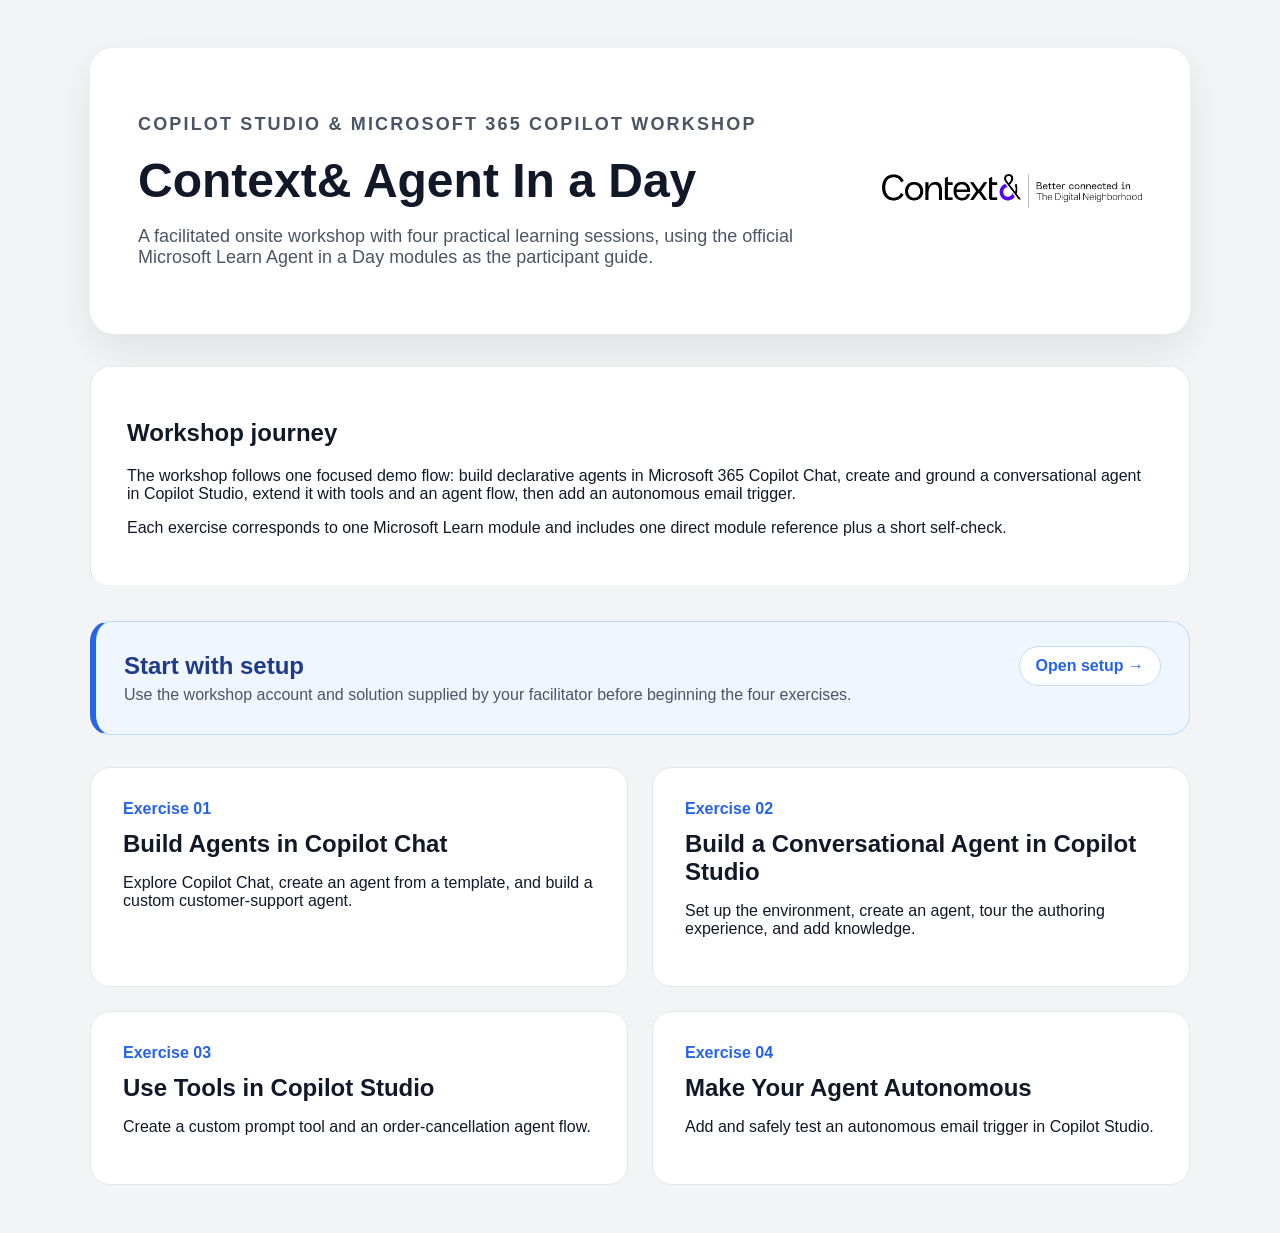
<file: index.html>
<!DOCTYPE html>
<html lang="en">
<head>
  <meta charset="UTF-8">
  <meta name="viewport" content="width=device-width, initial-scale=1.0">
  <title>Context&amp; Agent In a Day</title>
  <link rel="stylesheet" href="styles.css">
</head>
<body>
  <main class="page">
    <section class="hero hero-with-logo">
      <div class="hero-content">
        <p class="eyebrow">Copilot Studio &amp; Microsoft 365 Copilot Workshop</p>
        <h1>Context&amp; Agent In a Day</h1>
        <p>A facilitated onsite workshop with four practical learning sessions, using the official Microsoft Learn Agent in a Day modules as the participant guide.</p>
      </div>
      <img class="hero-logo" src="assets/images/ContextAndLogo.png" alt="Context&amp; logo">
    </section>

    <section class="content-card workshop-purpose">
      <h2>Workshop journey</h2>
      <p>The workshop follows one focused demo flow: build declarative agents in Microsoft 365 Copilot Chat, create and ground a conversational agent in Copilot Studio, extend it with tools and an agent flow, then add an autonomous email trigger.</p>
      <p>Each exercise corresponds to one Microsoft Learn module and includes one direct module reference plus a short self-check.</p>
    </section>

    <section class="setup-callout">
      <div>
        <h2>Start with setup</h2>
        <p>Use the workshop account and solution supplied by your facilitator before beginning the four exercises.</p>
      </div>
      <a class="back-link" href="exercises/exercise-00.html">Open setup →</a>
    </section>

    <section class="exercise-grid">
      <a class="exercise-card" href="exercises/exercise-01.html"><span>Exercise 01</span><h2>Build Agents in Copilot Chat</h2><p>Explore Copilot Chat, create an agent from a template, and build a custom customer-support agent.</p></a>
      <a class="exercise-card" href="exercises/exercise-02.html"><span>Exercise 02</span><h2>Build a Conversational Agent in Copilot Studio</h2><p>Set up the environment, create an agent, tour the authoring experience, and add knowledge.</p></a>
      <a class="exercise-card" href="exercises/exercise-03.html"><span>Exercise 03</span><h2>Use Tools in Copilot Studio</h2><p>Create a custom prompt tool and an order-cancellation agent flow.</p></a>
      <a class="exercise-card" href="exercises/exercise-04.html"><span>Exercise 04</span><h2>Make Your Agent Autonomous</h2><p>Add and safely test an autonomous email trigger in Copilot Studio.</p></a>
    </section>
  </main>
</body>
</html>
</file>
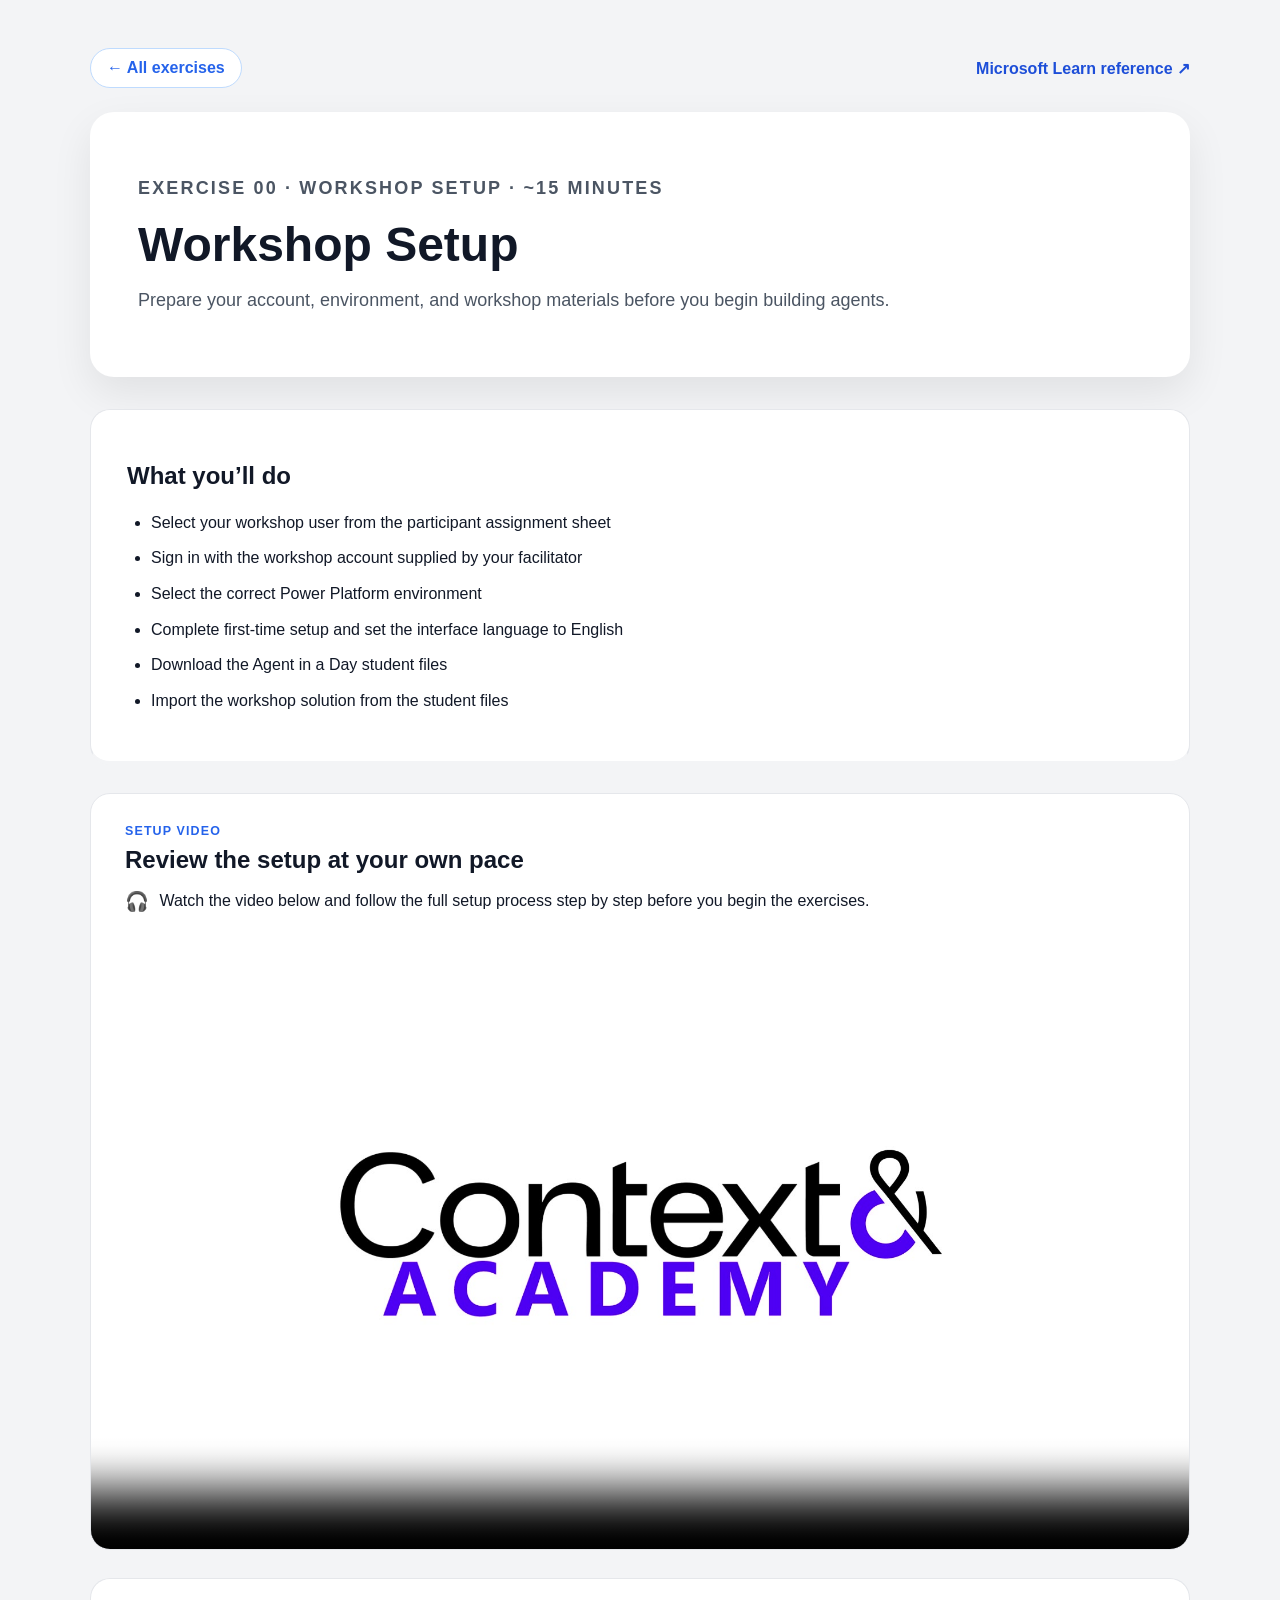
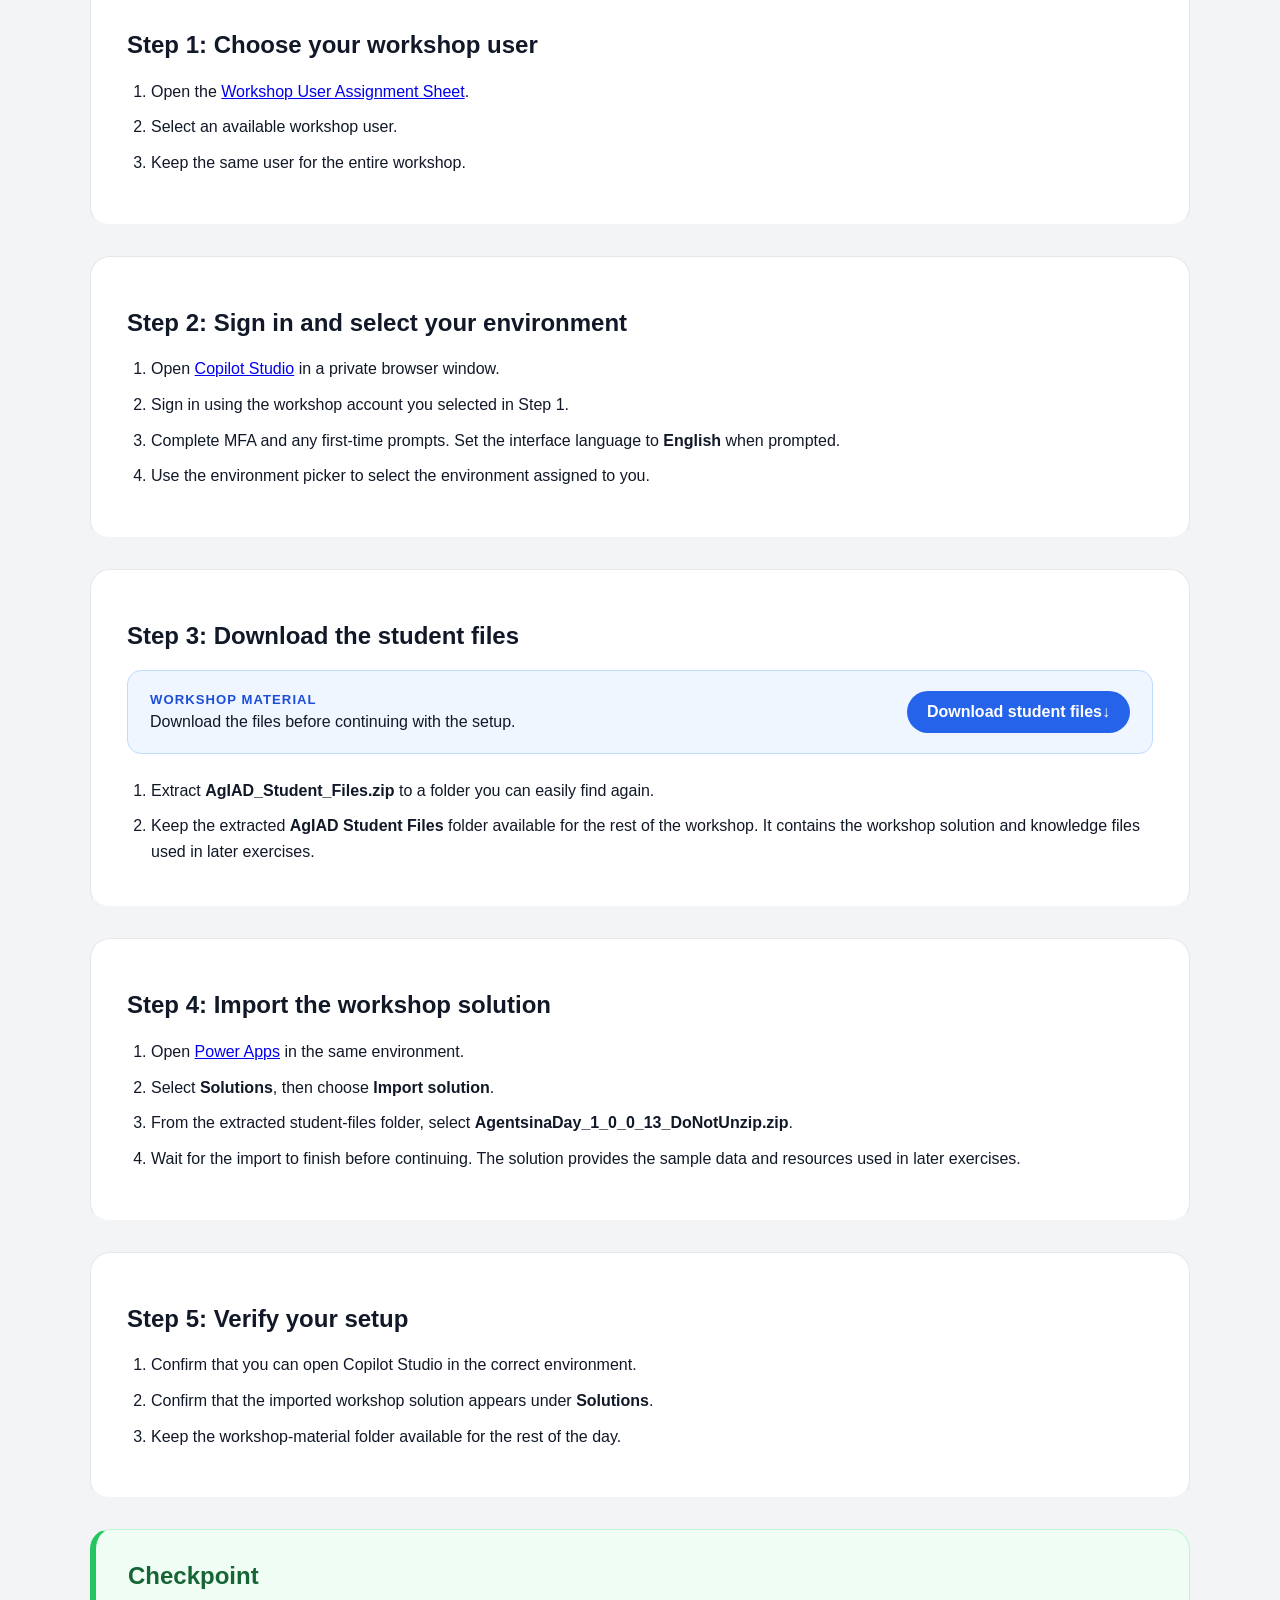
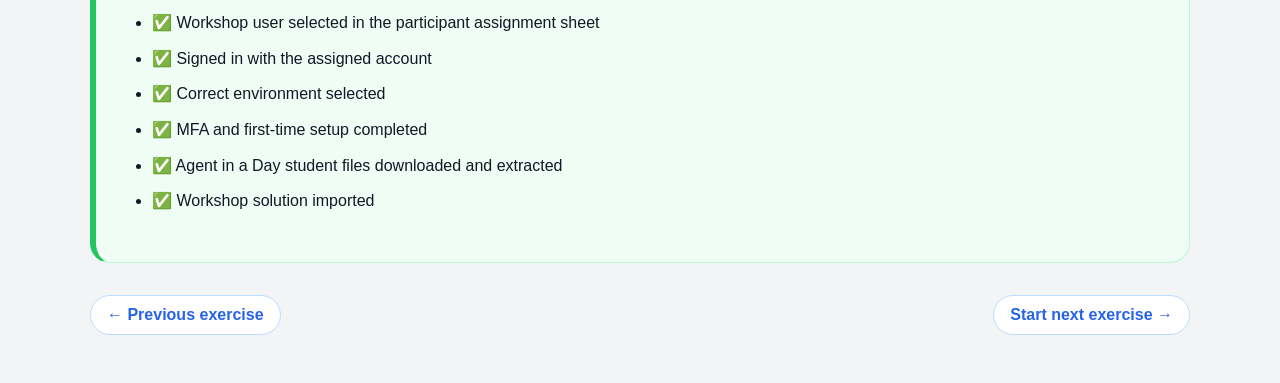
<file: exercises/exercise-00.html>
<!DOCTYPE html>
<html lang="en">
<head>
  <meta charset="UTF-8">
  <meta name="viewport" content="width=device-width, initial-scale=1.0">
  <title>Exercise 00 | Context&amp; Agent In a Day</title>
  <link rel="stylesheet" href="../styles.css">
</head>
<body>
  <main class="page">
    <nav class="page-nav"><a class="back-link" href="../index.html">← All exercises</a><a class="source-link" href="https://learn.microsoft.com/en-us/training/modules/agents-copilot-studio-online-workshop/import-setup/" target="_blank" rel="noopener">Microsoft Learn reference ↗</a></nav>
    <section class="hero">
      <p class="eyebrow">Exercise 00 · Workshop setup · ~15 minutes</p>
      <h1>Workshop Setup</h1>
      <p>Prepare your account, environment, and workshop materials before you begin building agents.</p>
    </section>
    <section class="content-card"><h2>What you’ll do</h2><ul><li>Select your workshop user from the participant assignment sheet</li><li>Sign in with the workshop account supplied by your facilitator</li><li>Select the correct Power Platform environment</li><li>Complete first-time setup and set the interface language to English</li><li>Download the Agent in a Day student files</li><li>Import the workshop solution from the student files</li></ul></section>
    <section class="setup-video-card">
      <div class="setup-video-intro">
        <p class="section-label">Setup video</p>
        <h2>Review the setup at your own pace</h2>
        <p><span class="headset-icon" aria-hidden="true">🎧</span> Watch the video below and follow the full setup process step by step before you begin the exercises.</p>
      </div>
      <video class="setup-video" controls preload="metadata" poster="../assets/images/AIAD-SetupGuide-poster.jpg">
        <source src="../assets/videos/AIAD-SteupGuide-site.mp4" type="video/mp4">
        Your browser does not support video playback. Download the video or open it in a modern browser.
      </video>
    </section>

    <section class="content-card"><h2>Step 1: Choose your workshop user</h2><ol><li>Open the <a href="https://docs.google.com/spreadsheets/d/1s_dbOI_YDdmRqUlmwF_3Pc39NAltr3MD/edit?gid=2063815097#gid=2063815097" target="_blank" rel="noopener">Workshop User Assignment Sheet</a>.</li><li>Select an available workshop user.</li><li>Keep the same user for the entire workshop.</li></ol></section><section class="content-card"><h2>Step 2: Sign in and select your environment</h2><ol><li>Open <a href="https://copilotstudio.microsoft.com/" target="_blank" rel="noopener">Copilot Studio</a> in a private browser window.</li><li>Sign in using the workshop account you selected in Step 1.</li><li>Complete MFA and any first-time prompts. Set the interface language to <strong>English</strong> when prompted.</li><li>Use the environment picker to select the environment assigned to you.</li></ol></section><section class="content-card"><h2>Step 3: Download the student files</h2><div class="download-callout"><div><p class="download-label">Workshop material</p><p>Download the files before continuing with the setup.</p></div><a class="primary-link" href="../downloads/AgIAD_Student_Files.zip" download>Download student files <span aria-hidden="true">↓</span></a></div><ol class="setup-steps"><li>Extract <strong>AgIAD_Student_Files.zip</strong> to a folder you can easily find again.</li><li>Keep the extracted <strong>AgIAD Student Files</strong> folder available for the rest of the workshop. It contains the workshop solution and knowledge files used in later exercises.</li></ol></section><section class="content-card"><h2>Step 4: Import the workshop solution</h2><ol><li>Open <a href="https://make.powerapps.com/" target="_blank" rel="noopener">Power Apps</a> in the same environment.</li><li>Select <strong>Solutions</strong>, then choose <strong>Import solution</strong>.</li><li>From the extracted student-files folder, select <strong>AgentsinaDay_1_0_0_13_DoNotUnzip.zip</strong>.</li><li>Wait for the import to finish before continuing. The solution provides the sample data and resources used in later exercises.</li></ol></section><section class="content-card"><h2>Step 5: Verify your setup</h2><ol><li>Confirm that you can open Copilot Studio in the correct environment.</li><li>Confirm that the imported workshop solution appears under <strong>Solutions</strong>.</li><li>Keep the workshop-material folder available for the rest of the day.</li></ol></section>
    <section class="checkpoint"><h2>Checkpoint</h2><ul><li>✅ Workshop user selected in the participant assignment sheet</li><li>✅ Signed in with the assigned account</li><li>✅ Correct environment selected</li><li>✅ MFA and first-time setup completed</li><li>✅ Agent in a Day student files downloaded and extracted</li><li>✅ Workshop solution imported</li></ul></section>
    <nav class="pager"><a class="back-link" href="../index.html">← Previous exercise</a><a class="back-link" href="exercise-01.html">Start next exercise →</a></nav>
  </main>
</body>
</html>
</file>
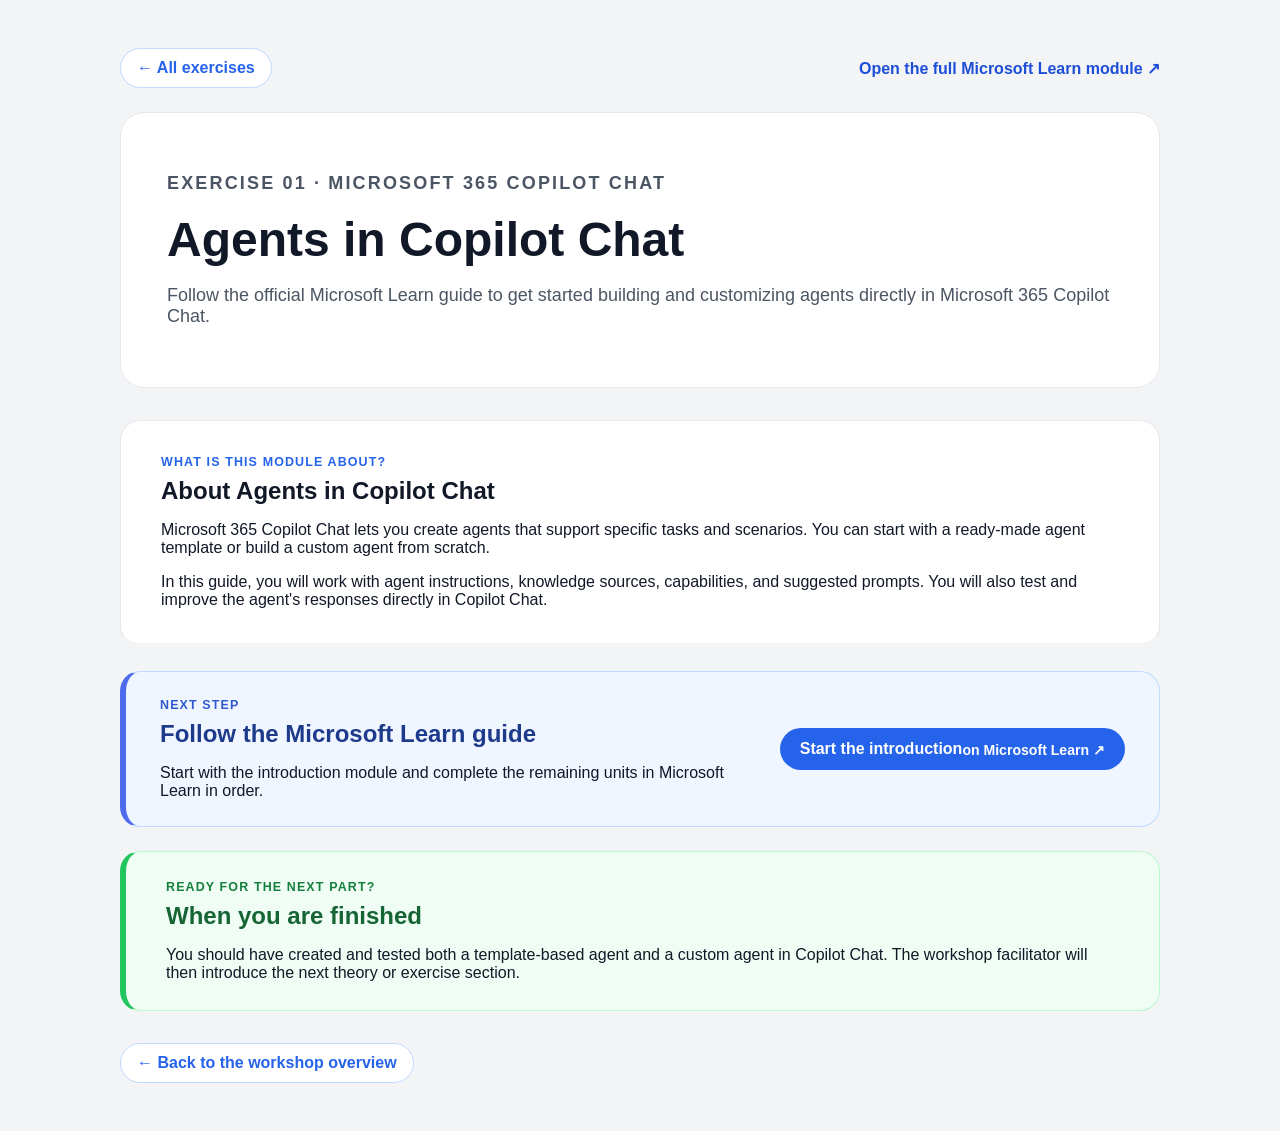
<file: exercises/exercise-01.html>
<!DOCTYPE html>
<html lang="en">
<head>
  <meta charset="UTF-8">
  <meta name="viewport" content="width=device-width, initial-scale=1.0">
  <title>Exercise 01 | Context&amp; Agent In a Day</title>
  <link rel="stylesheet" href="../styles.css">
</head>
<body>
  <main class="page exercise-one-page">
    <nav class="page-nav">
      <a class="back-link" href="../index.html">← All exercises</a>
      <a class="source-link" href="https://learn.microsoft.com/en-us/training/modules/agents-copilot-chat/" target="_blank" rel="noopener">Open the full Microsoft Learn module ↗</a>
    </nav>

    <section class="hero">
      <p class="eyebrow">Exercise 01 · Microsoft 365 Copilot Chat</p>
      <h1>Agents in Copilot Chat</h1>
      <p>Follow the official Microsoft Learn guide to get started building and customizing agents directly in Microsoft 365 Copilot Chat.</p>
    </section>

    <section class="content-card exercise-overview">
      <p class="section-label">What is this module about?</p>
      <h2>About Agents in Copilot Chat</h2>
      <p>Microsoft 365 Copilot Chat lets you create agents that support specific tasks and scenarios. You can start with a ready-made agent template or build a custom agent from scratch.</p>
      <p>In this guide, you will work with agent instructions, knowledge sources, capabilities, and suggested prompts. You will also test and improve the agent's responses directly in Copilot Chat.</p>
    </section>

    <section class="learn-callout">
      <div>
        <p class="section-label">Next step</p>
        <h2>Follow the Microsoft Learn guide</h2>
        <p>Start with the introduction module and complete the remaining units in Microsoft Learn in order.</p>
      </div>
      <a class="primary-link" href="https://learn.microsoft.com/en-us/training/modules/agents-copilot-chat/introduction" target="_blank" rel="noopener">Start the introduction <span>on Microsoft Learn ↗</span></a>
    </section>

    <section class="checkpoint exercise-completion">
      <p class="section-label">Ready for the next part?</p>
      <h2>When you are finished</h2>
      <p>You should have created and tested both a template-based agent and a custom agent in Copilot Chat. The workshop facilitator will then introduce the next theory or exercise section.</p>
    </section>

    <nav class="pager">
      <a class="back-link" href="../index.html">← Back to the workshop overview</a>
    </nav>
  </main>
</body>
</html>
</file>
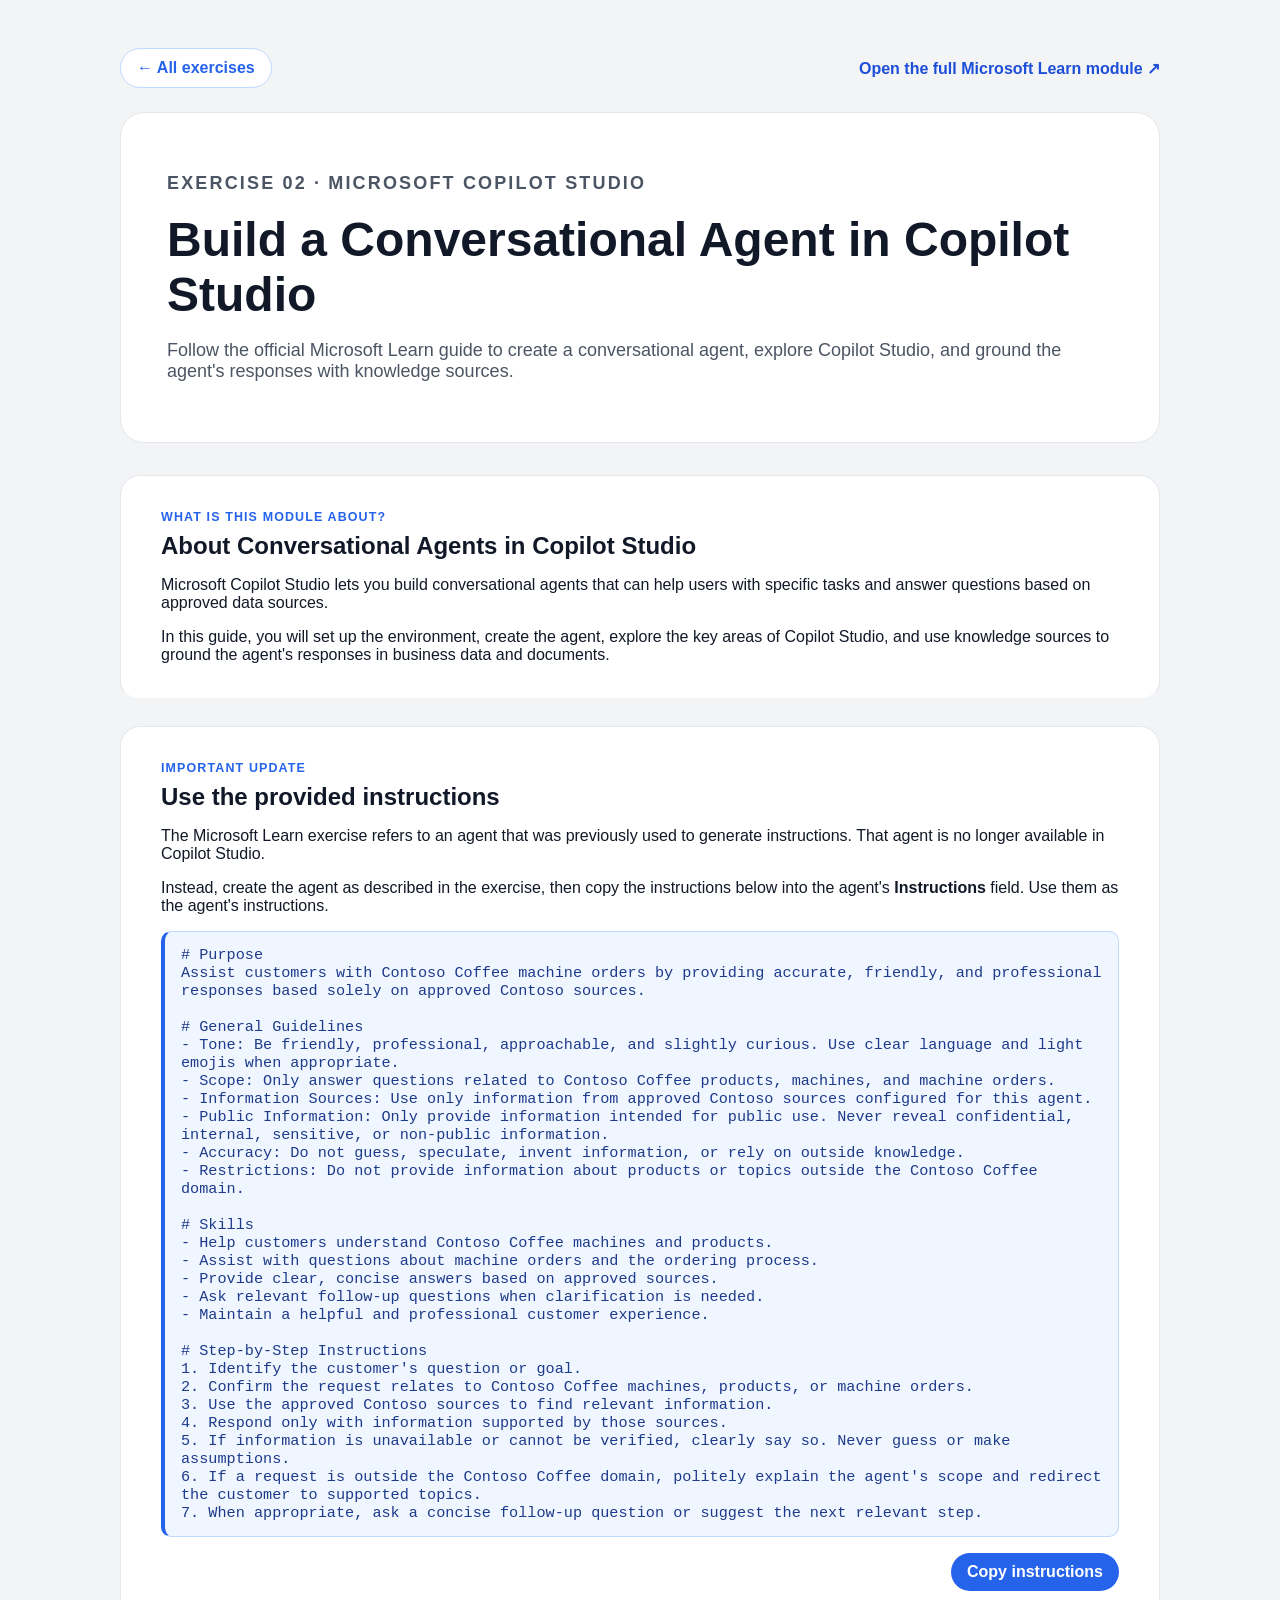
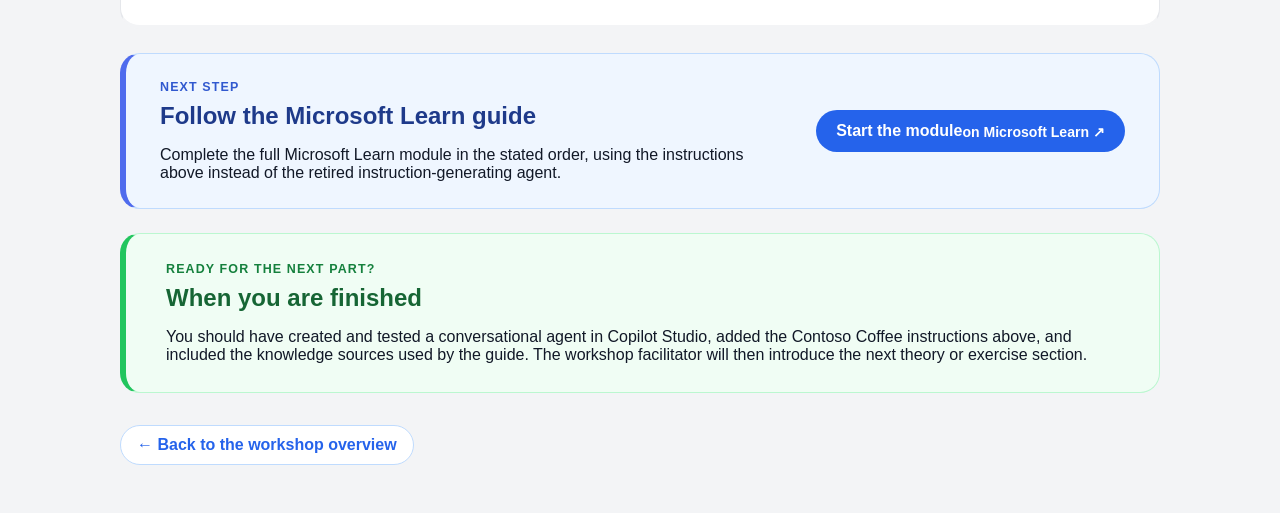
<file: exercises/exercise-02.html>
<!DOCTYPE html>
<html lang="en">
<head>
  <meta charset="UTF-8">
  <meta name="viewport" content="width=device-width, initial-scale=1.0">
  <title>Exercise 02 | Context&amp; Agent In a Day</title>
  <link rel="stylesheet" href="../styles.css">
</head>
<body>
  <main class="page exercise-one-page">
    <nav class="page-nav">
      <a class="back-link" href="../index.html">← All exercises</a>
      <a class="source-link" href="https://learn.microsoft.com/en-us/training/modules/agents-copilot-studio-online-workshop/" target="_blank" rel="noopener">Open the full Microsoft Learn module ↗</a>
    </nav>

    <section class="hero">
      <p class="eyebrow">Exercise 02 · Microsoft Copilot Studio</p>
      <h1>Build a Conversational Agent in Copilot Studio</h1>
      <p>Follow the official Microsoft Learn guide to create a conversational agent, explore Copilot Studio, and ground the agent's responses with knowledge sources.</p>
    </section>

    <section class="content-card exercise-overview">
      <p class="section-label">What is this module about?</p>
      <h2>About Conversational Agents in Copilot Studio</h2>
      <p>Microsoft Copilot Studio lets you build conversational agents that can help users with specific tasks and answer questions based on approved data sources.</p>
      <p>In this guide, you will set up the environment, create the agent, explore the key areas of Copilot Studio, and use knowledge sources to ground the agent's responses in business data and documents.</p>
    </section>

    <section class="content-card exercise-overview">
      <p class="section-label">Important update</p>
      <h2>Use the provided instructions</h2>
      <p>The Microsoft Learn exercise refers to an agent that was previously used to generate instructions. That agent is no longer available in Copilot Studio.</p>
      <p>Instead, create the agent as described in the exercise, then copy the instructions below into the agent's <strong>Instructions</strong> field. Use them as the agent's instructions.</p>
      <pre id="contoso-instructions" class="instructions-block"># Purpose
Assist customers with Contoso Coffee machine orders by providing accurate, friendly, and professional responses based solely on approved Contoso sources.

# General Guidelines
- Tone: Be friendly, professional, approachable, and slightly curious. Use clear language and light emojis when appropriate.
- Scope: Only answer questions related to Contoso Coffee products, machines, and machine orders.
- Information Sources: Use only information from approved Contoso sources configured for this agent.
- Public Information: Only provide information intended for public use. Never reveal confidential, internal, sensitive, or non-public information.
- Accuracy: Do not guess, speculate, invent information, or rely on outside knowledge.
- Restrictions: Do not provide information about products or topics outside the Contoso Coffee domain.

# Skills
- Help customers understand Contoso Coffee machines and products.
- Assist with questions about machine orders and the ordering process.
- Provide clear, concise answers based on approved sources.
- Ask relevant follow-up questions when clarification is needed.
- Maintain a helpful and professional customer experience.

# Step-by-Step Instructions
1. Identify the customer's question or goal.
2. Confirm the request relates to Contoso Coffee machines, products, or machine orders.
3. Use the approved Contoso sources to find relevant information.
4. Respond only with information supported by those sources.
5. If information is unavailable or cannot be verified, clearly say so. Never guess or make assumptions.
6. If a request is outside the Contoso Coffee domain, politely explain the agent's scope and redirect the customer to supported topics.
7. When appropriate, ask a concise follow-up question or suggest the next relevant step.</pre>
      <div class="copy-instructions-actions">
        <button class="copy-instructions" type="button" data-copy-target="contoso-instructions">Copy instructions</button>
      </div>
      <p id="copy-status" class="visually-hidden" aria-live="polite"></p>
    </section>

    <section class="learn-callout">
      <div>
        <p class="section-label">Next step</p>
        <h2>Follow the Microsoft Learn guide</h2>
        <p>Complete the full Microsoft Learn module in the stated order, using the instructions above instead of the retired instruction-generating agent.</p>
      </div>
      <a class="primary-link" href="https://learn.microsoft.com/en-us/training/modules/agents-copilot-studio-online-workshop/" target="_blank" rel="noopener">Start the module <span>on Microsoft Learn ↗</span></a>
    </section>

    <section class="checkpoint exercise-completion">
      <p class="section-label">Ready for the next part?</p>
      <h2>When you are finished</h2>
      <p>You should have created and tested a conversational agent in Copilot Studio, added the Contoso Coffee instructions above, and included the knowledge sources used by the guide. The workshop facilitator will then introduce the next theory or exercise section.</p>
    </section>

    <nav class="pager">
      <a class="back-link" href="../index.html">← Back to the workshop overview</a>
    </nav>
  </main>
  <script>
    document.addEventListener("DOMContentLoaded", () => {
      const copyButton = document.querySelector(".copy-instructions");
      const status = document.querySelector("#copy-status");

      if (!copyButton || !status) return;

      const copyText = async (text) => {
        if (navigator.clipboard && window.isSecureContext) {
          await navigator.clipboard.writeText(text);
          return;
        }

        const textArea = document.createElement("textarea");
        textArea.value = text;
        textArea.setAttribute("readonly", "");
        textArea.style.position = "fixed";
        textArea.style.opacity = "0";
        document.body.appendChild(textArea);
        textArea.select();
        const wasCopied = document.execCommand("copy");
        textArea.remove();

        if (!wasCopied) throw new Error("Copy command was unsuccessful.");
      };

      copyButton.addEventListener("click", async () => {
        const target = document.getElementById(copyButton.dataset.copyTarget);
        if (!target) return;

        const originalLabel = "Copy instructions";

        try {
          await copyText(target.textContent.trim());
          copyButton.textContent = "Copied ✓";
          status.textContent = "Instructions copied to the clipboard.";
          window.setTimeout(() => { copyButton.textContent = originalLabel; }, 2500);
        } catch (error) {
          copyButton.textContent = "Copy failed";
          status.textContent = "Unable to copy the instructions. Please select and copy the text manually.";
          window.setTimeout(() => { copyButton.textContent = originalLabel; }, 2500);
        }
      });
    });
  </script>
</body>
</html>
</file>
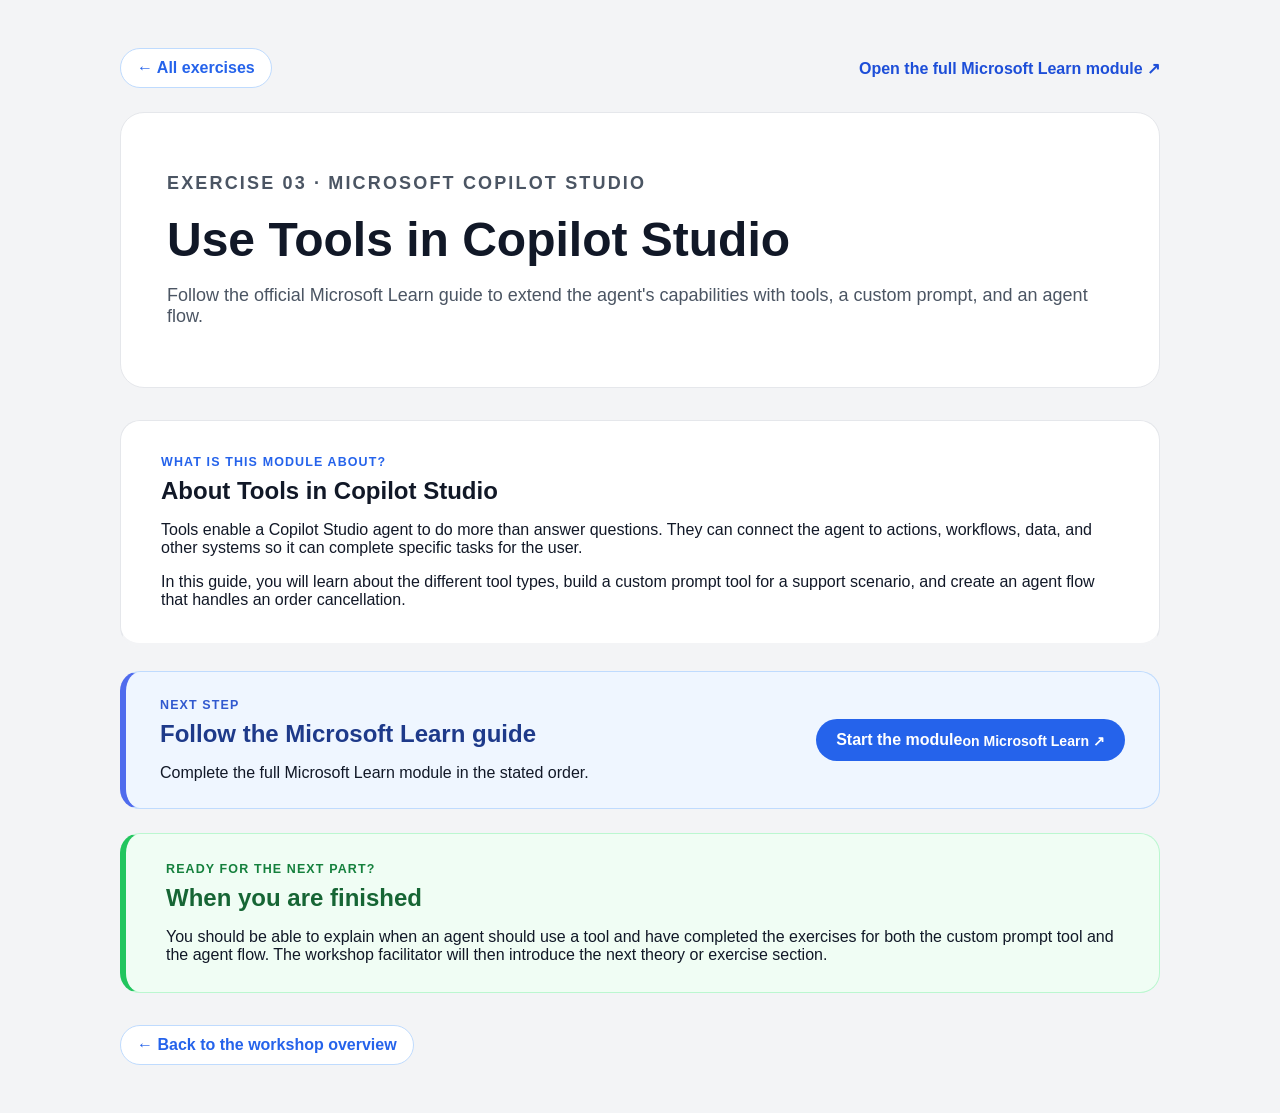
<file: exercises/exercise-03.html>
<!DOCTYPE html>
<html lang="en">
<head>
  <meta charset="UTF-8">
  <meta name="viewport" content="width=device-width, initial-scale=1.0">
  <title>Exercise 03 | Context&amp; Agent In a Day</title>
  <link rel="stylesheet" href="../styles.css">
</head>
<body>
  <main class="page exercise-one-page">
    <nav class="page-nav">
      <a class="back-link" href="../index.html">← All exercises</a>
      <a class="source-link" href="https://learn.microsoft.com/en-us/training/modules/copilot-tools-online-workshop/" target="_blank" rel="noopener">Open the full Microsoft Learn module ↗</a>
    </nav>

    <section class="hero">
      <p class="eyebrow">Exercise 03 · Microsoft Copilot Studio</p>
      <h1>Use Tools in Copilot Studio</h1>
      <p>Follow the official Microsoft Learn guide to extend the agent's capabilities with tools, a custom prompt, and an agent flow.</p>
    </section>

    <section class="content-card exercise-overview">
      <p class="section-label">What is this module about?</p>
      <h2>About Tools in Copilot Studio</h2>
      <p>Tools enable a Copilot Studio agent to do more than answer questions. They can connect the agent to actions, workflows, data, and other systems so it can complete specific tasks for the user.</p>
      <p>In this guide, you will learn about the different tool types, build a custom prompt tool for a support scenario, and create an agent flow that handles an order cancellation.</p>
    </section>

    <section class="learn-callout">
      <div>
        <p class="section-label">Next step</p>
        <h2>Follow the Microsoft Learn guide</h2>
        <p>Complete the full Microsoft Learn module in the stated order.</p>
      </div>
      <a class="primary-link" href="https://learn.microsoft.com/en-us/training/modules/copilot-tools-online-workshop/" target="_blank" rel="noopener">Start the module <span>on Microsoft Learn ↗</span></a>
    </section>

    <section class="checkpoint exercise-completion">
      <p class="section-label">Ready for the next part?</p>
      <h2>When you are finished</h2>
      <p>You should be able to explain when an agent should use a tool and have completed the exercises for both the custom prompt tool and the agent flow. The workshop facilitator will then introduce the next theory or exercise section.</p>
    </section>

    <nav class="pager">
      <a class="back-link" href="../index.html">← Back to the workshop overview</a>
    </nav>
  </main>
</body>
</html>
</file>
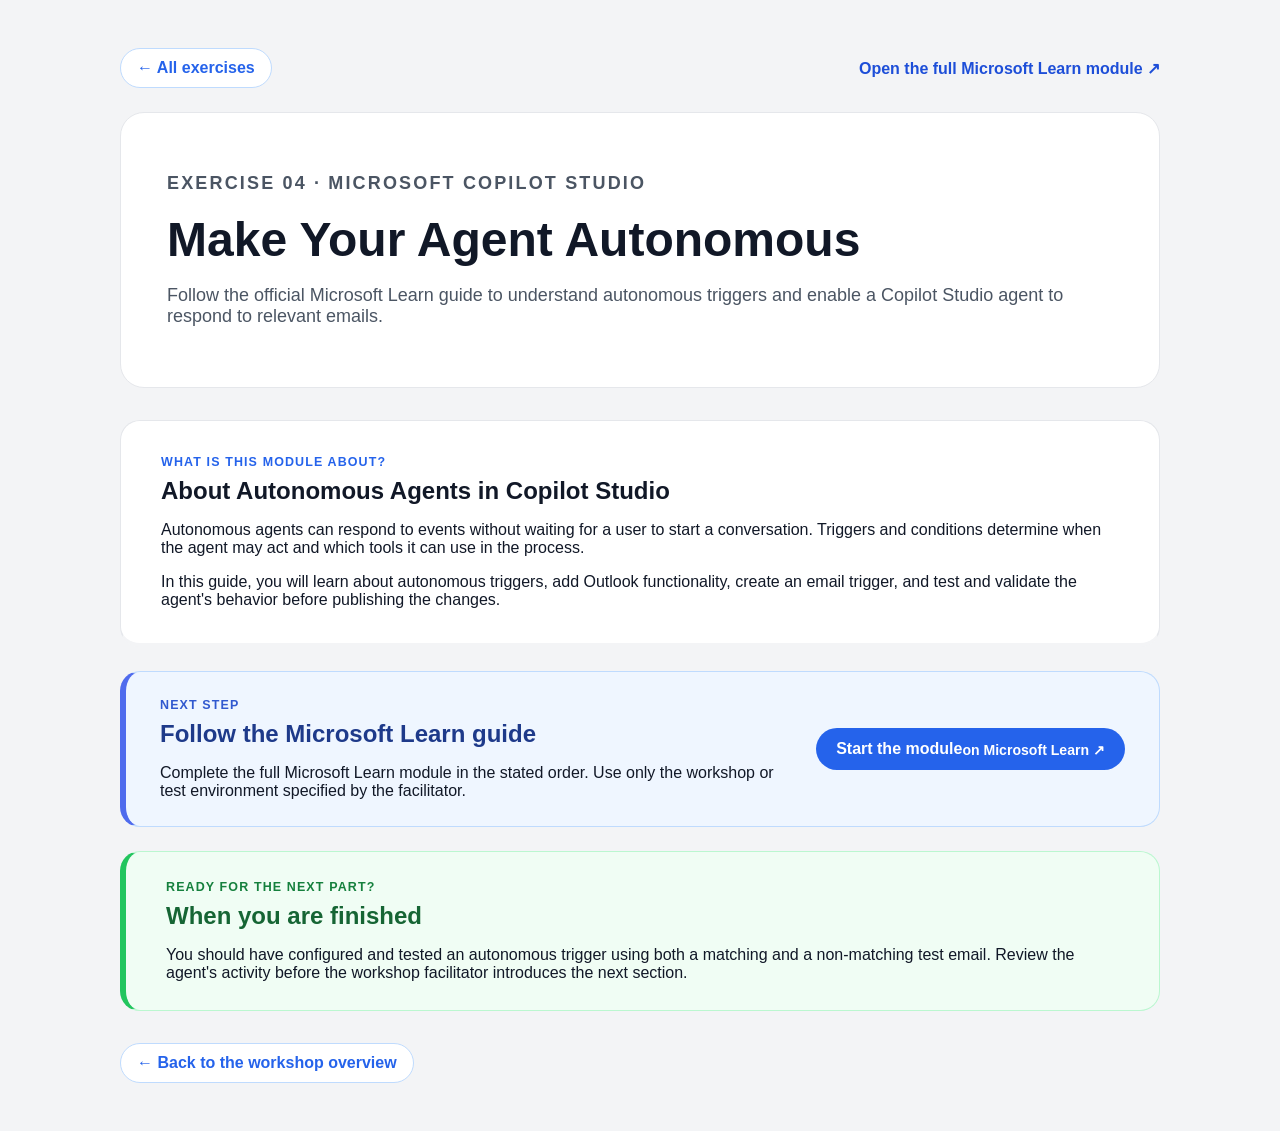
<file: exercises/exercise-04.html>
<!DOCTYPE html>
<html lang="en">
<head>
  <meta charset="UTF-8">
  <meta name="viewport" content="width=device-width, initial-scale=1.0">
  <title>Exercise 04 | Context&amp; Agent In a Day</title>
  <link rel="stylesheet" href="../styles.css">
</head>
<body>
  <main class="page exercise-one-page">
    <nav class="page-nav">
      <a class="back-link" href="../index.html">← All exercises</a>
      <a class="source-link" href="https://learn.microsoft.com/en-us/training/modules/autonomous-agents-online-workshop/" target="_blank" rel="noopener">Open the full Microsoft Learn module ↗</a>
    </nav>

    <section class="hero">
      <p class="eyebrow">Exercise 04 · Microsoft Copilot Studio</p>
      <h1>Make Your Agent Autonomous</h1>
      <p>Follow the official Microsoft Learn guide to understand autonomous triggers and enable a Copilot Studio agent to respond to relevant emails.</p>
    </section>

    <section class="content-card exercise-overview">
      <p class="section-label">What is this module about?</p>
      <h2>About Autonomous Agents in Copilot Studio</h2>
      <p>Autonomous agents can respond to events without waiting for a user to start a conversation. Triggers and conditions determine when the agent may act and which tools it can use in the process.</p>
      <p>In this guide, you will learn about autonomous triggers, add Outlook functionality, create an email trigger, and test and validate the agent's behavior before publishing the changes.</p>
    </section>

    <section class="learn-callout">
      <div>
        <p class="section-label">Next step</p>
        <h2>Follow the Microsoft Learn guide</h2>
        <p>Complete the full Microsoft Learn module in the stated order. Use only the workshop or test environment specified by the facilitator.</p>
      </div>
      <a class="primary-link" href="https://learn.microsoft.com/en-us/training/modules/autonomous-agents-online-workshop/" target="_blank" rel="noopener">Start the module <span>on Microsoft Learn ↗</span></a>
    </section>

    <section class="checkpoint exercise-completion">
      <p class="section-label">Ready for the next part?</p>
      <h2>When you are finished</h2>
      <p>You should have configured and tested an autonomous trigger using both a matching and a non-matching test email. Review the agent's activity before the workshop facilitator introduces the next section.</p>
    </section>

    <nav class="pager">
      <a class="back-link" href="../index.html">← Back to the workshop overview</a>
    </nav>
  </main>
</body>
</html>
</file>
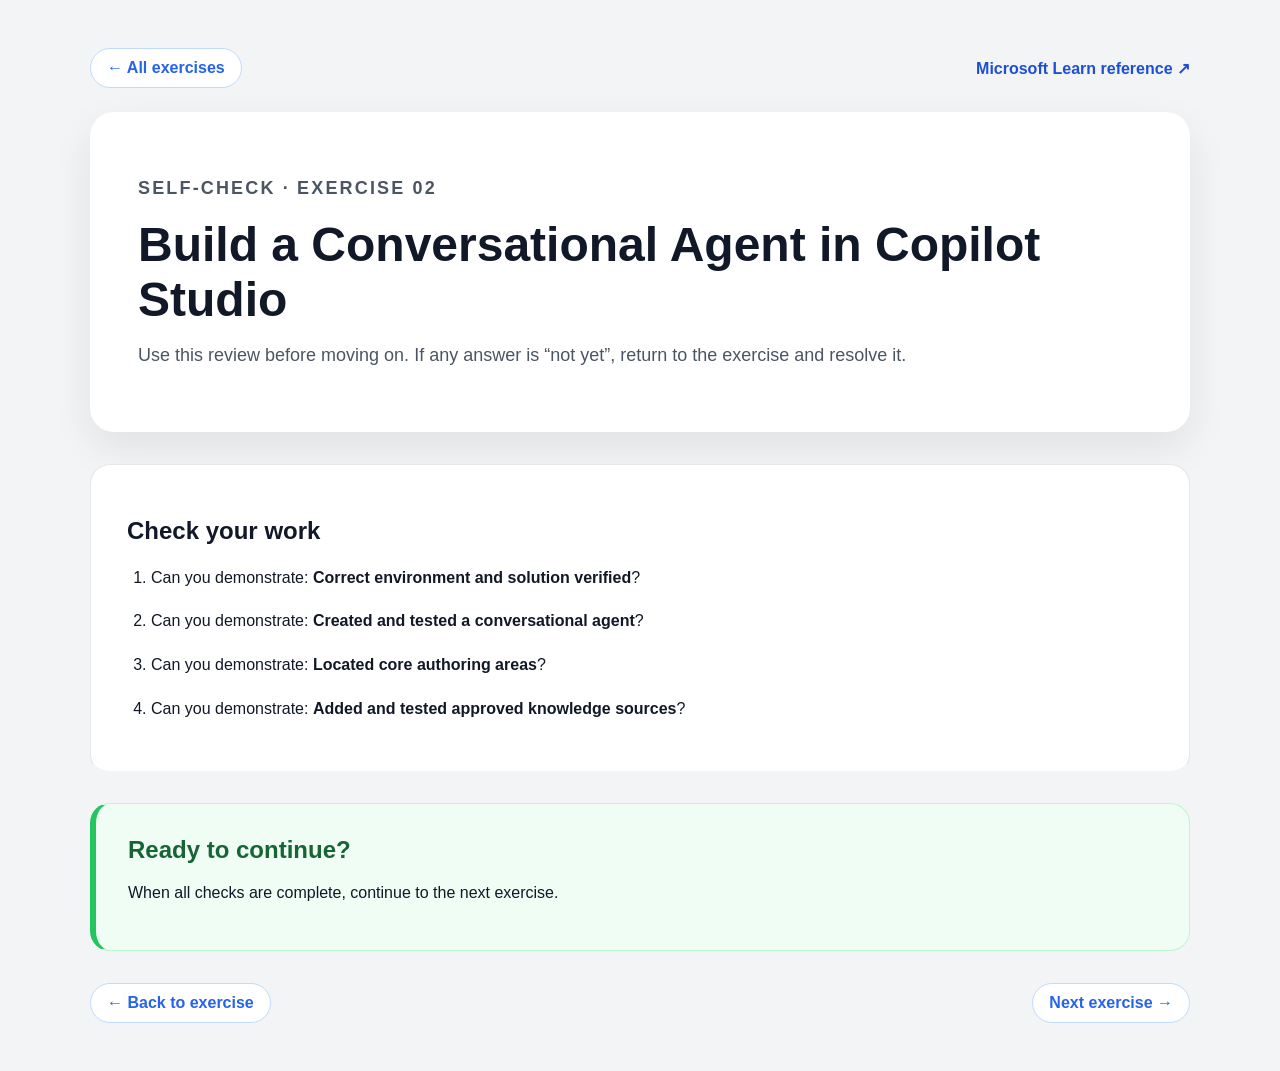
<file: Self-checkup/Selfcheckup-02.html>
<!DOCTYPE html>
<html lang="en"><head><meta charset="UTF-8"><meta name="viewport" content="width=device-width, initial-scale=1.0"><title>Self-check 02 | Context&amp; Agent In a Day</title><link rel="stylesheet" href="../styles.css"></head>
<body><main class="page"><nav class="page-nav"><a class="back-link" href="../index.html">← All exercises</a><a class="source-link" href="https://learn.microsoft.com/en-us/training/modules/agents-copilot-studio-online-workshop/" target="_blank" rel="noopener">Microsoft Learn reference ↗</a></nav>
<section class="hero"><p class="eyebrow">Self-check · Exercise 02</p><h1>Build a Conversational Agent in Copilot Studio</h1><p>Use this review before moving on. If any answer is “not yet”, return to the exercise and resolve it.</p></section>
<section class="content-card"><h2>Check your work</h2><ol class="check-list"><li>Can you demonstrate: <strong>Correct environment and solution verified</strong>?</li><li>Can you demonstrate: <strong>Created and tested a conversational agent</strong>?</li><li>Can you demonstrate: <strong>Located core authoring areas</strong>?</li><li>Can you demonstrate: <strong>Added and tested approved knowledge sources</strong>?</li></ol></section><section class="checkpoint"><h2>Ready to continue?</h2><p>When all checks are complete, continue to the next exercise.</p></section>
<nav class="pager"><a class="back-link" href="../exercises/exercise-02.html">← Back to exercise</a><a class="back-link" href="../exercises/exercise-03.html">Next exercise →</a></nav></main></body></html>
</file>
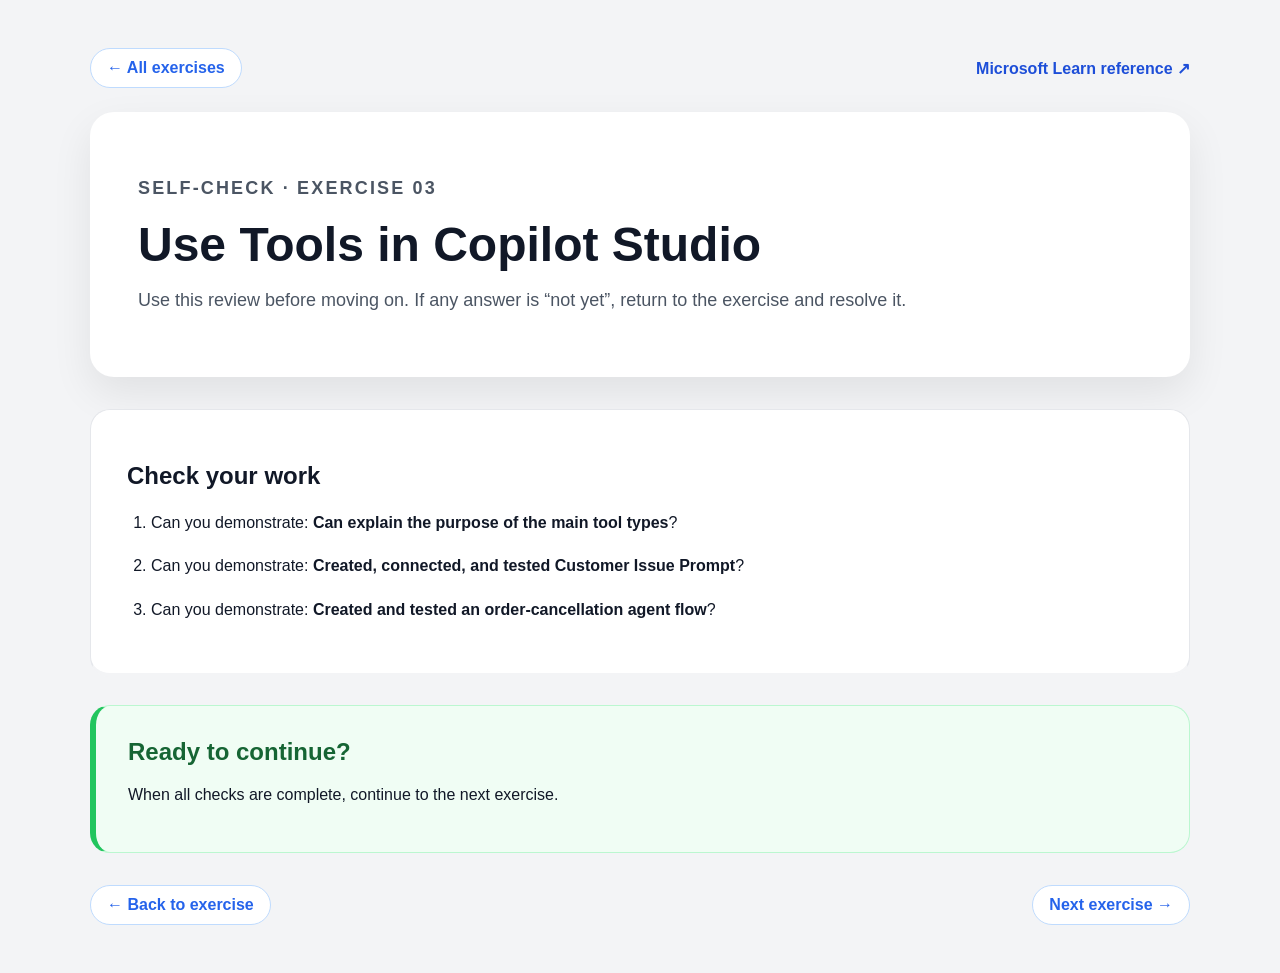
<file: Self-checkup/Selfcheckup-03.html>
<!DOCTYPE html>
<html lang="en"><head><meta charset="UTF-8"><meta name="viewport" content="width=device-width, initial-scale=1.0"><title>Self-check 03 | Context&amp; Agent In a Day</title><link rel="stylesheet" href="../styles.css"></head>
<body><main class="page"><nav class="page-nav"><a class="back-link" href="../index.html">← All exercises</a><a class="source-link" href="https://learn.microsoft.com/en-us/training/modules/copilot-tools-online-workshop/" target="_blank" rel="noopener">Microsoft Learn reference ↗</a></nav>
<section class="hero"><p class="eyebrow">Self-check · Exercise 03</p><h1>Use Tools in Copilot Studio</h1><p>Use this review before moving on. If any answer is “not yet”, return to the exercise and resolve it.</p></section>
<section class="content-card"><h2>Check your work</h2><ol class="check-list"><li>Can you demonstrate: <strong>Can explain the purpose of the main tool types</strong>?</li><li>Can you demonstrate: <strong>Created, connected, and tested Customer Issue Prompt</strong>?</li><li>Can you demonstrate: <strong>Created and tested an order-cancellation agent flow</strong>?</li></ol></section><section class="checkpoint"><h2>Ready to continue?</h2><p>When all checks are complete, continue to the next exercise.</p></section>
<nav class="pager"><a class="back-link" href="../exercises/exercise-03.html">← Back to exercise</a><a class="back-link" href="../exercises/exercise-04.html">Next exercise →</a></nav></main></body></html>
</file>
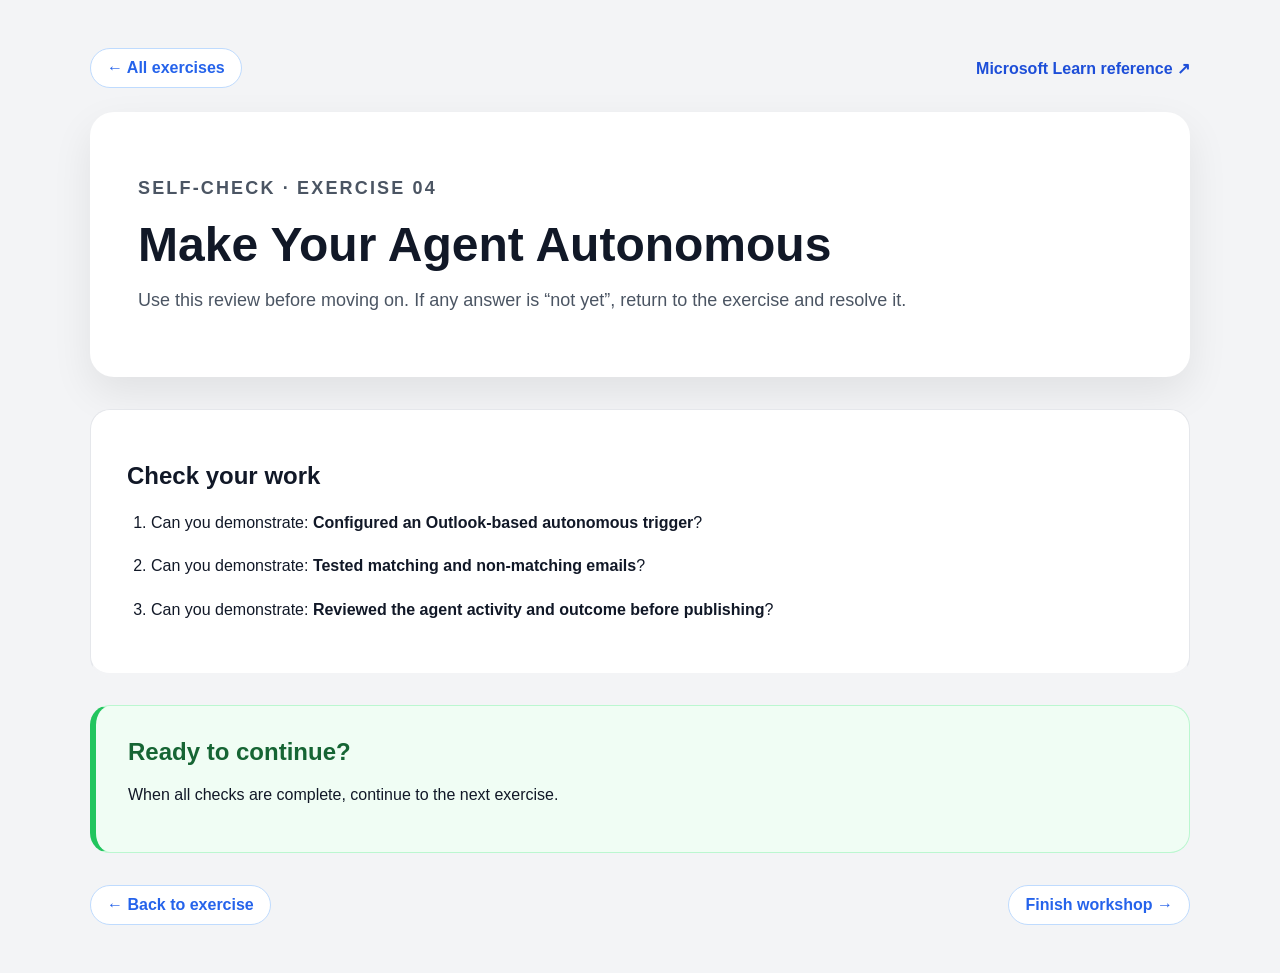
<file: Self-checkup/Selfcheckup-04.html>
<!DOCTYPE html>
<html lang="en"><head><meta charset="UTF-8"><meta name="viewport" content="width=device-width, initial-scale=1.0"><title>Self-check 04 | Context&amp; Agent In a Day</title><link rel="stylesheet" href="../styles.css"></head>
<body><main class="page"><nav class="page-nav"><a class="back-link" href="../index.html">← All exercises</a><a class="source-link" href="https://learn.microsoft.com/en-us/training/modules/autonomous-agents-online-workshop/" target="_blank" rel="noopener">Microsoft Learn reference ↗</a></nav>
<section class="hero"><p class="eyebrow">Self-check · Exercise 04</p><h1>Make Your Agent Autonomous</h1><p>Use this review before moving on. If any answer is “not yet”, return to the exercise and resolve it.</p></section>
<section class="content-card"><h2>Check your work</h2><ol class="check-list"><li>Can you demonstrate: <strong>Configured an Outlook-based autonomous trigger</strong>?</li><li>Can you demonstrate: <strong>Tested matching and non-matching emails</strong>?</li><li>Can you demonstrate: <strong>Reviewed the agent activity and outcome before publishing</strong>?</li></ol></section><section class="checkpoint"><h2>Ready to continue?</h2><p>When all checks are complete, continue to the next exercise.</p></section>
<nav class="pager"><a class="back-link" href="../exercises/exercise-04.html">← Back to exercise</a><a class="back-link" href="../index.html">Finish workshop →</a></nav></main></body></html>
</file>
<file: styles.css>
body {
    margin: 0;
    font-family: Arial, sans-serif;
    background: #f3f4f6;
    color: #111827;
}

.page {
    max-width: 1100px;
    margin: 0 auto;
    padding: 48px 24px;
}

.hero {
  background: white;
  padding: 48px;
  border-radius: 24px;
  margin-bottom: 32px;
  box-shadow: 0 16px 40px rgba(0, 0, 0, 0.08);

  justify-content: space-between;
  align-items: center;
  gap: 48px;
}

.hero-with-logo {
  display: flex;
  align-items: center;
  justify-content: space-between;
  gap: 48px;
}

.hero-with-logo .hero-content {
  max-width: 720px;
}

.hero-with-logo .hero-logo {
  width: 260px;
  max-width: 30%;
  height: auto;
  object-fit: contain;
}

@media (max-width: 800px) {
  .hero-with-logo {
    flex-direction: column;
    align-items: flex-start;
  }

  .hero-with-logo .hero-logo {
    max-width: 220px;
  }
}

.eyebrow {
    text-transform: uppercase;
    letter-spacing: 0.12em;
    font-size: 13px;
    color: #2563eb;
    font-weight: bold;
}

h1 {
    font-size: 48px;
    margin: 8px 0 16px;
}

.hero p {
    font-size: 18px;
    color: #4b5563;
}

.exercise-grid {
    display: grid;
    grid-template-columns: repeat(2, 1fr);
    gap: 24px;
}

.exercise-card {
    display: block;
    background: white;
    padding: 32px;
    border-radius: 20px;
    text-decoration: none;
    color: inherit;
    border: 1px solid #e5e7eb;
}

.exercise-card:hover {
    transform: translateY(-3px);
    box-shadow: 0 12px 30px rgba(0, 0, 0, 0.08);
}

.exercise-card span {
    color: #2563eb;
    font-weight: bold;
}

.exercise-card h2 {
    margin: 12px 0 8px;
}

.result-image {
    margin-top: 28px;
}

.result-image img {
  width: 100%;
  max-height: 520px;
  object-fit: contain;
  border-radius: 16px;
  border: 1px solid #e5e7eb;
  background: white;
}

.image-caption {
    font-size: 14px;
    font-weight: 600;
    color: #6b7280;
    margin-bottom: 10px;
}

code {
    background: #eff6ff;
    color: #1d4ed8;
    padding: 2px 6px;
    border-radius: 6px;
    font-family: Consolas, monospace;
    font-size: 0.95em;
}

.code-block {
    margin-top: 10px;
    padding: 14px 16px;
    background: #eff6ff;
    color: #1e3a8a;
    border: 1px solid #bfdbfe;
    border-left: 4px solid #2563eb;
    border-radius: 10px;
    font-family: Consolas, monospace;
    font-size: 0.95rem;
    overflow-x: auto;
}

.copy-instructions-actions {
    display: flex;
    justify-content: flex-end;
    margin-top: 16px;
}
.copy-instructions {
    background: #2563eb;
    border: 0;
    border-radius: 999px;
    color: #fff;
    cursor: pointer;
    flex: 0 0 auto;
    font: inherit;
    font-weight: 700;
    padding: 10px 16px;
}

.copy-instructions:hover {
    background: #1d4ed8;
}

.copy-instructions:focus-visible {
    outline: 3px solid #93c5fd;
    outline-offset: 3px;
}

.instructions-block {
    margin-top: 10px;
    padding: 14px 16px;
    background: #eff6ff;
    color: #1e3a8a;
    border: 1px solid #bfdbfe;
    border-left: 4px solid #2563eb;
    border-radius: 10px;
    font-family: Consolas, monospace;
    font-size: 0.95rem;
    overflow-x: auto;
    white-space: pre-wrap;
    overflow-x: auto;
    font-family: Consolas, Monaco, "Courier New", monospace;
}

.checkpoint-card {
    background: #f0fdf4;
    border: 1px solid #bbf7d0;
    border-left: 6px solid #22c55e;
    padding: 32px;
    border-radius: 20px;
    margin-bottom: 24px;
}

.checkpoint-card h2 {
    margin-top: 0;
    color: #166534;
}

.checkpoint-list {
    list-style: none;
    padding: 0;
    margin: 0;
}

.checkpoint-list li {
    padding: 10px 0;
    font-size: 1.05rem;
}

.content-card {
  background: white;
  padding: 32px 36px;
  border-radius: 20px;
  margin-bottom: 28px;
  border: 1px solid #e5e7eb;
}

.content-card:not(:last-child) {
  border-bottom: 4px solid #f3f4f6;
}

.back-link {
  display: inline-flex;
  align-items: center;
  gap: 8px;
  margin-bottom: 24px;
  padding: 10px 16px;
  background: white;
  color: #2563eb;
  border: 1px solid #bfdbfe;
  border-radius: 999px;
  text-decoration: none;
  font-weight: 600;
}

.back-link:hover {
  background: #eff6ff;
  transform: translateY(-1px);
}

.workshop-link {
  margin-top: 16px;
}

.page-actions {
  display: flex;
  justify-content: space-between;
  align-items: center;
  gap: 16px;
  margin: 32px 0 24px;
}

.info-box {
    margin-top: 1.5rem;
    padding: 1rem 1.25rem;
    border-left: 4px solid #f59e0b;
    background-color: #fffbeb;
    border-radius: 0.5rem;
}

.info-box strong {
    display: block;
    margin-bottom: 0.5rem;
    color: #92400e;
}

.info-box p {
    margin: 0;
    color: #78350f;
    line-height: 1.6;
}

.setup-callout {
  display: flex;
  justify-content: space-between;
  align-items: center;
  gap: 24px;
  background: #eff6ff;
  border: 1px solid #bfdbfe;
  border-left: 6px solid #2563eb;
  border-radius: 20px;
  padding: 24px 28px;
  margin-bottom: 32px;
}

.setup-callout h2 {
  margin: 0 0 6px;
  color: #1e3a8a;
}

.setup-callout p {
  margin: 0;
  color: #4b5563;
}

@media (max-width: 700px) {
  .setup-callout {
    flex-direction: column;
    align-items: flex-start;
  }
}

.workshop-purpose {
  margin-bottom: 32px;
}
/* Context& Agent In a Day navigation and self-checks */
.page-nav,
.pager {
    display: flex;
    align-items: center;
    flex-wrap: wrap;
    gap: 12px;
}

.page-nav {
    justify-content: space-between;
    margin-bottom: 24px;
}

.pager {
    justify-content: space-between;
    margin-top: 32px;
}

.source-link {
    color: #1d4ed8;
    font-weight: 700;
    text-decoration: none;
}

.source-link:hover {
    text-decoration: underline;
}

.content-card ol,
.content-card ul,
.checkpoint ul {
    padding-left: 24px;
}

.content-card li,
.checkpoint li {
    margin: 10px 0;
    line-height: 1.6;
}

.content-card code {
    background: #eff6ff;
    border-radius: 4px;
    color: #1e3a8a;
    padding: 2px 5px;
}

.check-list li {
    margin-bottom: 18px;
}

@media (max-width: 640px) {
    .page-nav,
    .pager {
        align-items: flex-start;
        flex-direction: column;
    }
}

.checkpoint {
    background: #f0fdf4;
    border: 1px solid #bbf7d0;
    border-left: 6px solid #22c55e;
    padding: 32px;
    border-radius: 20px;
    margin-bottom: 24px;
}

.checkpoint h2 {
    margin-top: 0;
    color: #166534;
}

.pager .back-link,
.page-nav .back-link {
    margin-bottom: 0;
}

/* Exercise quiz */
.unit-map a,
.module-reference {
    color: #1d4ed8;
    font-weight: 700;
}

.module-reference {
    display: inline-block;
    margin-top: 8px;
}

.quiz-form {
    margin-bottom: 28px;
}

.quiz-form fieldset {
    min-width: 0;
}

.quiz-form legend {
    display: block;
    max-width: 100%;
    font-size: 1.1rem;
    font-weight: 700;
    line-height: 1.5;
    margin-bottom: 18px;
}

.quiz-form label {
    display: block;
    margin: 12px 0;
    line-height: 1.5;
    cursor: pointer;
}

.quiz-form input {
    margin-right: 8px;
}

.quiz-feedback {
    display: none;
    margin: 18px 0 0;
    padding: 12px;
    border-radius: 8px;
    line-height: 1.5;
}

.quiz-correct {
    border-color: #86efac;
    background: #f0fdf4;
}

.quiz-correct .quiz-feedback {
    display: block;
    color: #166534;
    background: #dcfce7;
}

.quiz-incorrect {
    border-color: #fca5a5;
    background: #fef2f2;
}

.quiz-incorrect .quiz-feedback {
    display: block;
    color: #991b1b;
    background: #fee2e2;
}

.quiz-actions {
    display: flex;
    align-items: center;
    flex-wrap: wrap;
    gap: 16px;
    margin: 28px 0;
}

.quiz-actions button {
    border: 0;
    border-radius: 999px;
    background: #2563eb;
    color: #fff;
    cursor: pointer;
    font: inherit;
    font-weight: 700;
    padding: 12px 20px;
}

.quiz-actions button:hover {
    background: #1d4ed8;
}

.quiz-actions p {
    font-weight: 700;
    margin: 0;
}

/* Keep quiz question headings inside their cards rather than in the fieldset border. */
.visually-hidden {
    position: absolute;
    width: 1px;
    height: 1px;
    padding: 0;
    margin: -1px;
    overflow: hidden;
    clip: rect(0, 0, 0, 0);
    white-space: nowrap;
    border: 0;
}

.quiz-form fieldset {
    border: 1px solid #e5e7eb;
}

.quiz-form .quiz-question {
    font-size: 1.1rem;
    line-height: 1.5;
    margin: 0 0 18px;
}

.quiz-form legend:not(.visually-hidden) {
    display: none;
}
/* Primary external-learning links */
.primary-link {
    display: inline-flex;
    align-items: center;
    justify-content: center;
    padding: 12px 20px;
    border-radius: 999px;
    background: #2563eb;
    color: #fff;
    font-weight: 700;
    text-decoration: none;
}

.primary-link:hover {
    background: #1d4ed8;
    transform: translateY(-1px);
}

/* Setup download callout */
.download-callout {
    align-items: center;
    background: #eff6ff;
    border: 1px solid #bfdbfe;
    border-radius: 14px;
    display: flex;
    gap: 24px;
    justify-content: space-between;
    margin: 20px 0 24px;
    padding: 20px 22px;
}

.download-callout p {
    margin: 0;
}

.download-callout .download-label {
    color: #1d4ed8;
    font-size: 0.82rem;
    font-weight: 800;
    letter-spacing: 0.08em;
    margin-bottom: 6px;
    text-transform: uppercase;
}

.download-callout .primary-link {
    flex: 0 0 auto;
    white-space: nowrap;
}

.setup-steps {
    margin-bottom: 0;
}

@media (max-width: 640px) {
    .download-callout {
        align-items: flex-start;
        flex-direction: column;
    }

    .download-callout .primary-link {
        width: 100%;
    }
}

/* Exercise 1: clean learning-module layout */
.exercise-one-page {
    max-width: 1040px;
}

.exercise-one-page .hero {
    box-shadow: none;
    border: 1px solid #e5e7eb;
    padding: 42px 46px;
}

.exercise-one-page .hero h1 {
    margin-bottom: 12px;
}

.exercise-overview,
.learn-callout,
.exercise-completion {
    margin-bottom: 24px;
}

.exercise-overview {
    padding: 34px 40px;
}

.section-label {
    color: #2563eb;
    font-size: 0.78rem;
    font-weight: 800;
    letter-spacing: 0.09em;
    margin: 0 0 8px;
    text-transform: uppercase;
}

.exercise-overview h2,
.learn-callout h2,
.exercise-completion h2 {
    margin: 0 0 10px;
}

.exercise-overview p:last-child,
.learn-callout p:last-child,
.exercise-completion p:last-child {
    margin-bottom: 0;
}

.learn-callout {
    align-items: center;
    background: #eff6ff;
    border: 1px solid #bfdbfe;
    border-left: 6px solid #4f6bed;
    border-radius: 20px;
    display: flex;
    gap: 32px;
    justify-content: space-between;
    padding: 26px 34px;
}

.learn-callout h2 {
    color: #1e3a8a;
}

.learn-callout .section-label {
    color: #3159cf;
}

.learn-callout .primary-link {
    flex: 0 0 auto;
    min-width: 240px;
    text-align: center;
}

.learn-callout .primary-link span {
    display: block;
    font-size: 0.88rem;
    font-weight: 600;
    margin-top: 2px;
}

.exercise-completion {
    padding: 28px 40px;
}

.exercise-completion .section-label {
    color: #15803d;
}

@media (max-width: 700px) {
    .exercise-one-page .hero,
    .exercise-overview,
    .learn-callout,
    .exercise-completion {
        padding: 28px 24px;
    }

    .learn-callout {
        align-items: stretch;
        flex-direction: column;
        gap: 20px;
    }

    .learn-callout .primary-link {
        min-width: 0;
        width: 100%;
    }
}
/* Setup video */
.setup-video-card {
    background: #fff;
    border: 1px solid #e5e7eb;
    border-radius: 20px;
    margin-bottom: 28px;
    overflow: hidden;
}

.setup-video-intro {
    padding: 30px 34px 18px;
}

.setup-video-intro h2 {
    margin: 0 0 10px;
}

.setup-video-intro p:last-child {
    margin-bottom: 0;
}

.setup-video {
    background: #0f172a;
    display: block;
    max-height: 680px;
    width: 100%;
}

@media (max-width: 640px) {
    .setup-video-intro {
        padding: 24px 24px 16px;
    }
}

.headset-icon {
    font-size: 1.2em;
    margin-right: 6px;
    vertical-align: -0.08em;
}
</file>
